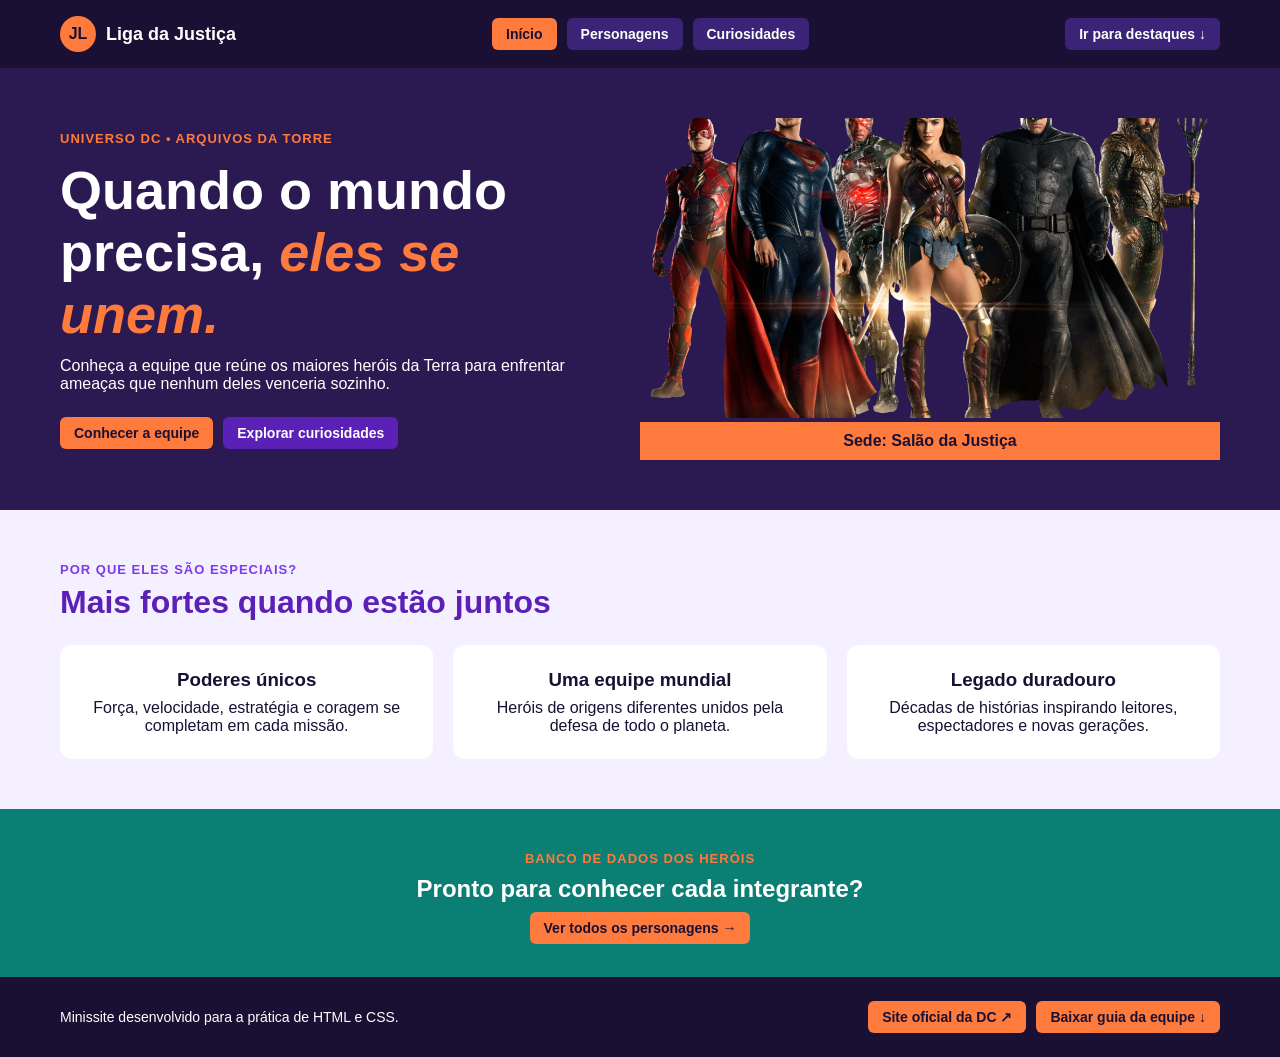
<file: index.html>
<!DOCTYPE html>
<html lang="pt-BR">
  <head>
    <meta charset="UTF-8" />
    <title>Liga da Justiça - Início</title>
    <link rel="stylesheet" href="css/style.css" />
  </head>
  <body>
    <header>
      <section class="logo">
        <span class="logo-icone">JL</span>
        <p>Liga da Justiça</p>
      </section>
      <nav>
        <a href="index.html" class="ativo">Início</a>
        <a href="pages/personagens.html">Personagens</a>
        <a href="pages/curiosidades.html">Curiosidades</a>
      </nav>
      <a href="#destaques" class="link-destaque">Ir para destaques ↓</a>
    </header>

    <main>
      <section id="hero">
        <section id="hero-txt">
          <small class="texto-pequeno">Universo DC • Arquivos da Torre</small>
          <h1>Quando o mundo precisa, <em>eles se unem.</em></h1>
          <p>Conheça a equipe que reúne os maiores heróis da Terra para enfrentar ameaças que nenhum deles venceria sozinho.</p>
          <section class="botoes">
            <a href="pages/personagens.html" class="botao-amarelo">Conhecer a equipe</a>
            <a href="pages/curiosidades.html" class="botao-azul">Explorar curiosidades</a>
          </section>
        </section>
        <section id="hero-img">
          <img src="assets/img/liga.png" alt="Heróis da Liga da Justiça reunidos" />
          <p class="legenda-amarela">Sede: Salão da Justiça</p>
        </section>
      </section>

      <section id="destaques">
        <section class="titulo-secao">
          <small class="texto-pequeno-azul">Por que eles são especiais?</small>
          <h2>Mais fortes quando estão juntos</h2>
        </section>
        <section class="lista-destaques">
          <article class="destaque">
            <h3>Poderes únicos</h3>
            <p>Força, velocidade, estratégia e coragem se completam em cada missão.</p>
          </article>
          <article class="destaque">
            <h3>Uma equipe mundial</h3>
            <p>Heróis de origens diferentes unidos pela defesa de todo o planeta.</p>
          </article>
          <article class="destaque">
            <h3>Legado duradouro</h3>
            <p>Décadas de histórias inspirando leitores, espectadores e novas gerações.</p>
          </article>
        </section>
      </section>

      <section id="chamada">
        <small class="texto-pequeno">Banco de dados dos heróis</small>
        <h2>Pronto para conhecer cada integrante?</h2>
        <a href="pages/personagens.html" class="botao-amarelo">Ver todos os personagens →</a>
      </section>
    </main>

    <footer>
      <p>Minissite desenvolvido para a prática de HTML e CSS.</p>
      <section class="botoes">
        <a href="https://www.dc.com" target="_blank" rel="noreferrer" class="botao-amarelo">Site oficial da DC ↗</a>
        <a href="assets/arquivos/guia-da-equipe.txt" download class="botao-amarelo">Baixar guia da equipe ↓</a>
      </section>
    </footer>
  </body>
</html>
</file>
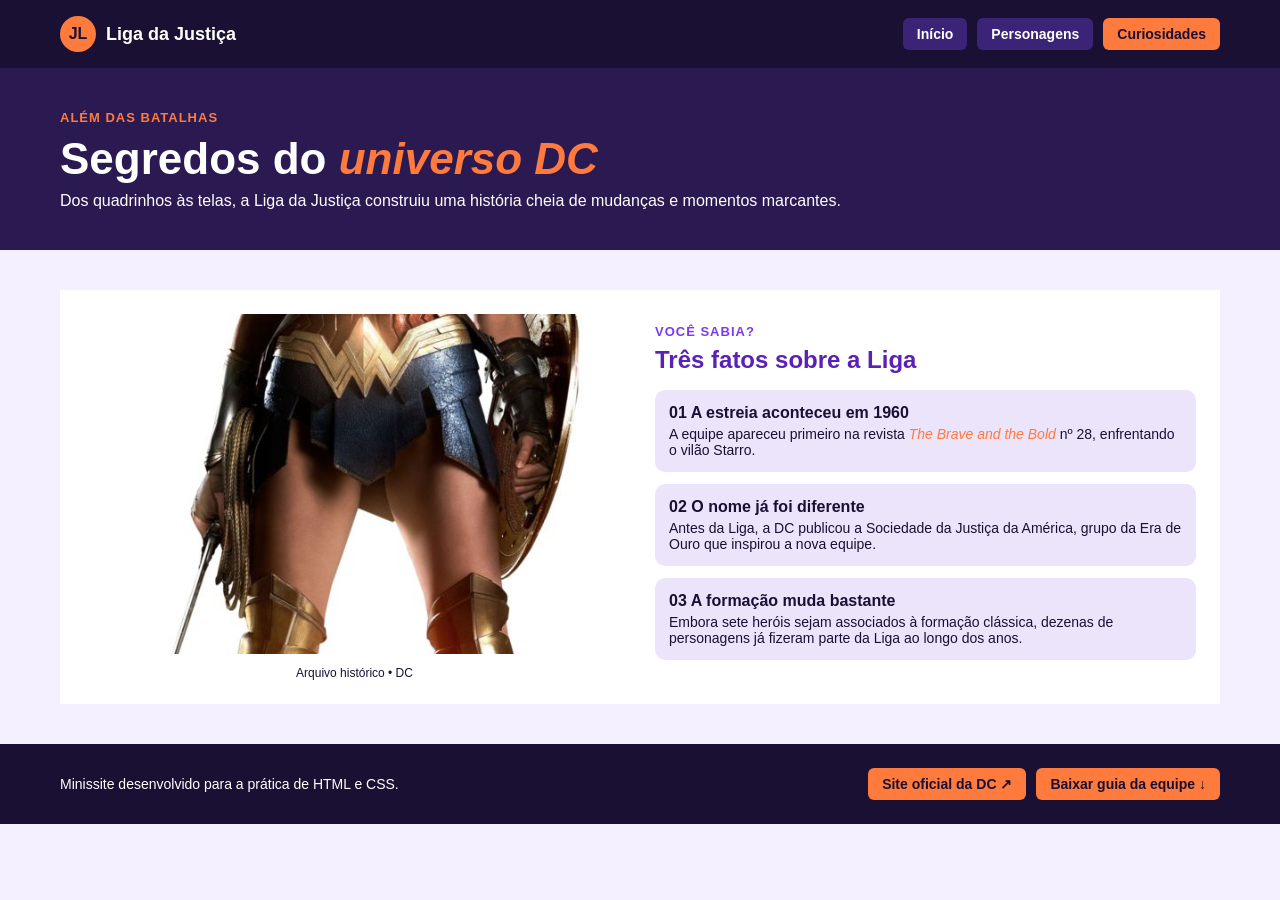
<file: pages/curiosidades.html>
<!DOCTYPE html>
<html lang="pt-BR">
  <head>
    <meta charset="UTF-8" />
    <title>Liga da Justiça - Curiosidades</title>
    <link rel="stylesheet" href="../css/style.css" />
  </head>
  <body>
    <header>
      <section class="logo">
        <span class="logo-icone">JL</span>
        <p>Liga da Justiça</p>
      </section>
      <nav>
        <a href="../index.html">Início</a>
        <a href="personagens.html">Personagens</a>
        <a href="curiosidades.html" class="ativo">Curiosidades</a>
      </nav>
    </header>

    <main>
      <section class="topo-pagina">
        <small class="texto-pequeno">Além das batalhas</small>
        <h1>Segredos do <em>universo DC</em></h1>
        <p>Dos quadrinhos às telas, a Liga da Justiça construiu uma história cheia de mudanças e momentos marcantes.</p>
      </section>

      <section id="curiosidades">
        <section id="curiosidades-img">
          <img src="../assets/img/mulher-maravilha.png" alt="Mulher-Maravilha em ilustração de quadrinhos" />
          <p class="legenda">Arquivo histórico • DC</p>
        </section>

        <section id="curiosidades-txt">
          <small class="texto-pequeno-azul">Você sabia?</small>
          <h2>Três fatos sobre a Liga</h2>

          <article class="curiosidade">
            <h3>01 A estreia aconteceu em 1960</h3>
            <p>A equipe apareceu primeiro na revista <em>The Brave and the Bold</em> nº 28, enfrentando o vilão Starro.</p>
          </article>
          <article class="curiosidade">
            <h3>02 O nome já foi diferente</h3>
            <p>Antes da Liga, a DC publicou a Sociedade da Justiça da América, grupo da Era de Ouro que inspirou a nova equipe.</p>
          </article>
          <article class="curiosidade">
            <h3>03 A formação muda bastante</h3>
            <p>Embora sete heróis sejam associados à formação clássica, dezenas de personagens já fizeram parte da Liga ao longo dos anos.</p>
          </article>
        </section>
      </section>
    </main>

    <footer>
      <p>Minissite desenvolvido para a prática de HTML e CSS.</p>
      <section class="botoes">
        <a href="https://www.dc.com" target="_blank" rel="noreferrer" class="botao-amarelo">Site oficial da DC ↗</a>
        <a href="../assets/arquivos/guia-da-equipe.txt" download class="botao-amarelo">Baixar guia da equipe ↓</a>
      </section>
    </footer>
  </body>
</html>
</file>
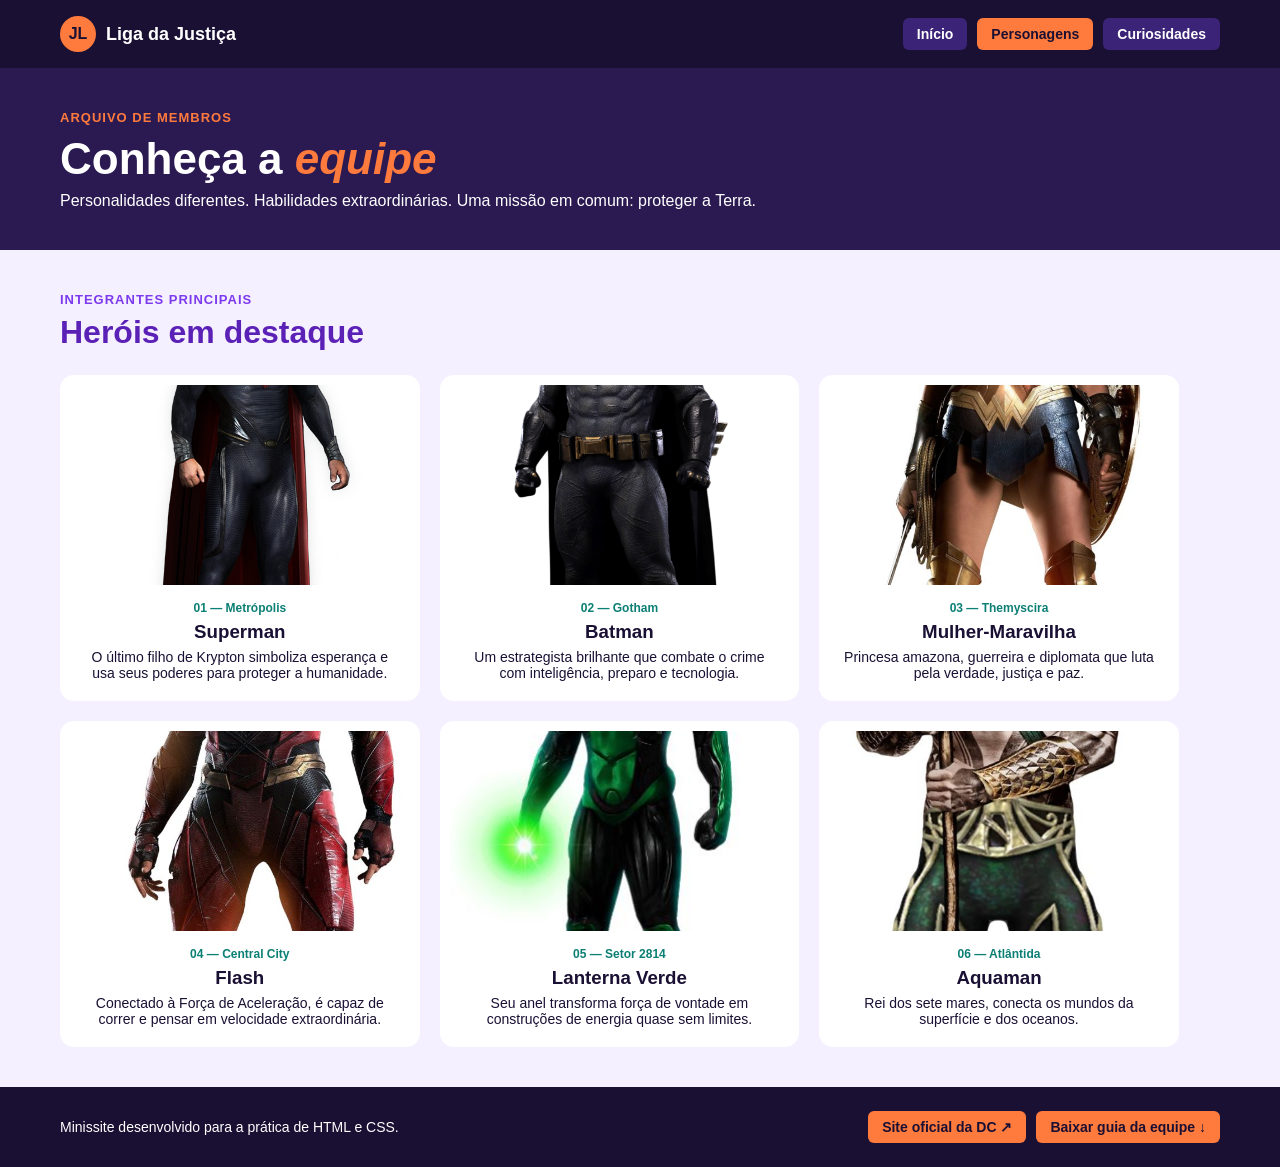
<file: pages/personagens.html>
<!DOCTYPE html>
<html lang="pt-BR">
  <head>
    <meta charset="UTF-8" />
    <title>Liga da Justiça - Personagens</title>
    <link rel="stylesheet" href="../css/style.css" />
  </head>
  <body>
    <header>
      <section class="logo">
        <span class="logo-icone">JL</span>
        <p>Liga da Justiça</p>
      </section>
      <nav>
        <a href="../index.html">Início</a>
        <a href="personagens.html" class="ativo">Personagens</a>
        <a href="curiosidades.html">Curiosidades</a>
      </nav>
    </header>

    <main>
      <section class="topo-pagina">
        <small class="texto-pequeno">Arquivo de membros</small>
        <h1>Conheça a <em>equipe</em></h1>
        <p>Personalidades diferentes. Habilidades extraordinárias. Uma missão em comum: proteger a Terra.</p>
      </section>

      <section id="personagens">
        <section class="titulo-secao">
          <small class="texto-pequeno-azul">Integrantes principais</small>
          <h2>Heróis em destaque</h2>
        </section>
        <section class="lista-cards">
          <article class="card">
            <img src="../assets/img/superman.png" alt="Superman em ilustração de quadrinhos" />
            <small class="card-local">01 — Metrópolis</small>
            <h3>Superman</h3>
            <p>O último filho de Krypton simboliza esperança e usa seus poderes para proteger a humanidade.</p>
          </article>
          <article class="card">
            <img src="../assets/img/batman.png" alt="Batman em ilustração de quadrinhos" />
            <small class="card-local">02 — Gotham</small>
            <h3>Batman</h3>
            <p>Um estrategista brilhante que combate o crime com inteligência, preparo e tecnologia.</p>
          </article>
          <article class="card">
            <img src="../assets/img/mulher-maravilha.png" alt="Mulher-Maravilha em ilustração de quadrinhos" />
            <small class="card-local">03 — Themyscira</small>
            <h3>Mulher-Maravilha</h3>
            <p>Princesa amazona, guerreira e diplomata que luta pela verdade, justiça e paz.</p>
          </article>
          <article class="card">
            <img src="../assets/img/flash.png" alt="Flash em ilustração de quadrinhos" />
            <small class="card-local">04 — Central City</small>
            <h3>Flash</h3>
            <p>Conectado à Força de Aceleração, é capaz de correr e pensar em velocidade extraordinária.</p>
          </article>
          <article class="card">
            <img src="../assets/img/lanterna-verde.png" alt="Lanterna Verde em ilustração de quadrinhos" />
            <small class="card-local">05 — Setor 2814</small>
            <h3>Lanterna Verde</h3>
            <p>Seu anel transforma força de vontade em construções de energia quase sem limites.</p>
          </article>
          <article class="card">
            <img src="../assets/img/aquaman.png" alt="Aquaman em ilustração de quadrinhos" />
            <small class="card-local">06 — Atlântida</small>
            <h3>Aquaman</h3>
            <p>Rei dos sete mares, conecta os mundos da superfície e dos oceanos.</p>
          </article>
        </section>
      </section>
    </main>

    <footer>
      <p>Minissite desenvolvido para a prática de HTML e CSS.</p>
      <section class="botoes">
        <a href="https://www.dc.com" target="_blank" rel="noreferrer" class="botao-amarelo">Site oficial da DC ↗</a>
        <a href="../assets/arquivos/guia-da-equipe.txt" download class="botao-amarelo">Baixar guia da equipe ↓</a>
      </section>
    </footer>
  </body>
</html>
</file>
<file: css/style.css>
* {
  margin: 0;
  padding: 0;
  box-sizing: border-box;
}

body {
  font-family: Arial, Helvetica, sans-serif;
  background-color: #f5f0ff;
  color: #1a1033;
}

/* ---------- LINKS ---------- */
a {
  color: #ffffff;
  text-decoration: none;
  font-weight: bold;
  background-color: #3b2477;
  padding: 8px 14px;
  border-radius: 6px;
  font-size: 14px;
}

a:hover {
  color: #1a1033;
  background-color: #ff7a3d;
}

a.ativo {
  color: #1a1033;
  background-color: #ff7a3d;
}

.botao-amarelo {
  color: #1a1033;
  background-color: #ff7a3d;
}

.botao-amarelo:hover {
  color: #ffffff;
  background-color: #0b7f74;
}

.botao-azul {
  color: #ffffff;
  background-color: #5b21b6;
}

/* ---------- CABEÇALHO E RODAPÉ ---------- */
header {
  background-color: #1a1033;
  padding: 16px 60px;
  display: flex;
  justify-content: space-between;
  align-items: center;
}

.logo {
  display: flex;
  align-items: center;
  gap: 10px;
}

.logo p {
  color: #ffffff;
  font-weight: bold;
  font-size: 18px;
}

.logo-icone {
  background-color: #ff7a3d;
  color: #1a1033;
  font-weight: bold;
  width: 36px;
  height: 36px;
  border-radius: 50%;
  display: flex;
  justify-content: center;
  align-items: center;
}

nav {
  display: flex;
  gap: 10px;
}

.link-destaque {
  background-color: #3b2477;
}

footer {
  background-color: #1a1033;
  padding: 24px 60px;
  display: flex;
  justify-content: space-between;
  align-items: center;
  gap: 20px;
  flex-wrap: wrap;
}

footer p {
  color: #ffffff;
  font-size: 14px;
}

.botoes {
  display: flex;
  gap: 10px;
}

/* ---------- TEXTOS PEQUENOS E TÍTULOS ---------- */
.texto-pequeno {
  color: #ff7a3d;
  text-transform: uppercase;
  font-weight: bold;
  font-size: 13px;
  letter-spacing: 1px;
}

.texto-pequeno-azul {
  color: #7c3aed;
  text-transform: uppercase;
  font-weight: bold;
  font-size: 13px;
  letter-spacing: 1px;
}

em {
  color: #ff7a3d;
}

.titulo-secao h2 {
  color: #5b21b6;
  font-size: 32px;
  margin-top: 6px;
}

/* ---------- PÁGINA INICIAL ---------- */
#hero {
  background-color: #2b1a52;
  padding: 50px 60px;
  display: flex;
  align-items: center;
  justify-content: space-between;
  gap: 40px;
}

#hero-txt {
  width: 45%;
}

#hero-txt h1 {
  color: #ffffff;
  font-size: 54px;
  margin: 12px 0;
}

#hero-txt p {
  color: #ffffff;
  font-size: 16px;
  margin-bottom: 24px;
}

#hero-img {
  width: 50%;
}

#hero-img img {
  width: 100%;
  height: 300px;
  object-fit: cover;
  border-radius: 20px 20px 0 0;
}

.legenda-amarela {
  background-color: #ff7a3d;
  color: #1a1033;
  text-align: center;
  font-weight: bold;
  padding: 10px;
}

#destaques {
  padding: 50px 60px;
}

.lista-destaques {
  display: flex;
  gap: 20px;
  margin-top: 24px;
}

.destaque {
  background-color: #ffffff;
  border-radius: 12px;
  padding: 24px;
  width: 33%;
  text-align: center;
}

.destaque h3 {
  margin-bottom: 8px;
}

#chamada {
  background-color: #0b7f74;
  padding: 40px 60px;
  text-align: center;
}

#chamada h2 {
  color: #ffffff;
  margin: 8px 0 16px 0;
}

/* ---------- TOPO DAS PÁGINAS INTERNAS ---------- */
.topo-pagina {
  background-color: #2b1a52;
  padding: 40px 60px;
}

.topo-pagina h1 {
  color: #ffffff;
  font-size: 44px;
  margin: 8px 0;
}

.topo-pagina p {
  color: #ffffff;
}

/* ---------- PERSONAGENS ---------- */
#personagens {
  padding: 40px 60px;
}

.lista-cards {
  display: flex;
  flex-wrap: wrap;
  gap: 20px;
  margin-top: 24px;
}

.card {
  background-color: #ffffff;
  border-radius: 14px;
  padding: 10px 10px 20px 10px;
  width: 31%;
  text-align: center;
}

.card img {
  width: 100%;
  height: 200px;
  object-fit: cover;
  border-radius: 10px;
}

.card-local {
  display: block;
  color: #0b7f74;
  font-weight: bold;
  font-size: 12px;
  margin: 12px 0 6px 0;
}

.card h3 {
  margin-bottom: 6px;
}

.card p {
  font-size: 14px;
  padding: 0 10px;
}

/* ---------- CURIOSIDADES ---------- */
#curiosidades {
  background-color: #ffffff;
  margin: 40px 60px;
  padding: 24px;
  display: flex;
  gap: 30px;
  align-items: center;
}

#curiosidades-img {
  width: 50%;
  text-align: center;
}

#curiosidades-img img {
  width: 100%;
  height: 340px;
  object-fit: cover;
  border-radius: 20px;
}

.legenda {
  font-size: 12px;
  margin-top: 8px;
}

#curiosidades-txt {
  width: 50%;
}

#curiosidades-txt h2 {
  color: #5b21b6;
  margin: 6px 0 16px 0;
}

.curiosidade {
  background-color: #ece4fb;
  border-radius: 10px;
  padding: 14px;
  margin-bottom: 12px;
}

.curiosidade h3 {
  font-size: 16px;
  margin-bottom: 4px;
}

.curiosidade p {
  font-size: 14px;
}
</file>
